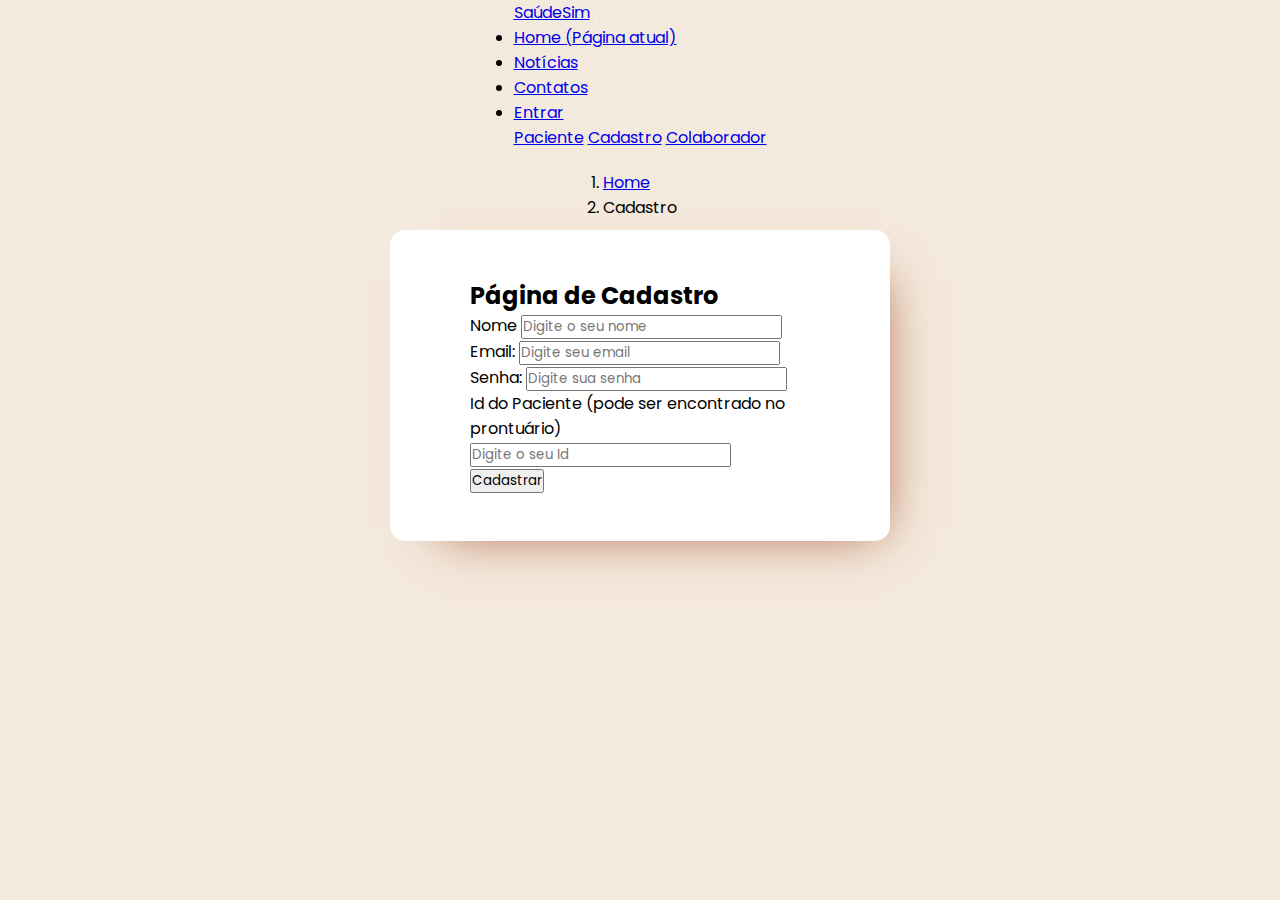
<file: cadastro.html>
<!DOCTYPE html>
<html lang="pt-br">
  <head>
    <!-- Meta tags Obrigatórias -->
    <meta charset="utf-8">
    <meta name="viewport" content="width=device-width, initial-scale=1, shrink-to-fit=no">
    <link rel="stylesheet" href="https://stackpath.bootstrapcdn.com/bootstrap/4.1.3/css/bootstrap.min.css" integrity="sha384-MCw98/SFnGE8fJT3GXwEOngsV7Zt27NXFoaoApmYm81iuXoPkFOJwJ8ERdknLPMO" crossorigin="anonymous">
    <link rel="stylesheet" href="css/style.css">
    <link rel="preconnect" href="https://fonts.googleapis.com">
    <link rel="preconnect" href="https://fonts.gstatic.com" crossorigin>
    <link href="https://fonts.googleapis.com/css2?family=Poppins:wght@300;400;500;600&family=Roboto:wght@700&display=swap" rel="stylesheet">   
    <title>SaúdeSim</title>
  </head>
  <body>
  <header>
      <!-- Barra de navegação -->
  <nav class="navbar navbar-expand-lg navbar-light bg-light">
    <a class="navbar-brand" href="index.html">SaúdeSim</a>
    <button class="navbar-toggler" type="button" data-toggle="collapse" data-target="#navbarNavDropdown" aria-controls="navbarNavDropdown" aria-expanded="false" aria-label="Alterna navegação">
      <span class="navbar-toggler-icon"></span>
    </button>
    <div class="collapse navbar-collapse" id="navbarNavDropdown">
      <ul class="navbar-nav">
        <li class="nav-item active">
          <a class="nav-link" href="index.html">Home <span class="sr-only">(Página atual)</span></a>
        </li>
        <li class="nav-item">
          <a class="nav-link" href="index.html#noticias">Notícias</a>
        </li>
        <li class="nav-item">
          <a class="nav-link" href="contatos.html">Contatos</a>
        </li>
        <li class="nav-item dropdown">
          <a class="nav-link dropdown-toggle" href="#" id="navbarDropdownMenuLink" role="button" data-toggle="dropdown" aria-haspopup="true" aria-expanded="false">
            Entrar
          </a>
          <div class="dropdown-menu" aria-labelledby="navbarDropdownMenuLink">
            <a class="dropdown-item" href="paciente.html">Paciente</a>
            <a class="dropdown-item" href="cadastro.html">Cadastro</a>
            <a class="dropdown-item" href="colaborador.html">Colaborador</a>
          </div>
        </li>
      </ul>
    </div>
  </nav>
  </header>

  <nav aria-label="breadcrumb" style="margin-top: 20px;">
    <ol class="breadcrumb">
      <li class="breadcrumb-item"><a href="index.html">Home</a></li>
      <li class="breadcrumb-item active" aria-current="page">Cadastro</li>
    </ol>
  </nav>

  <!-- Página de login -->
  <main class="container">
    <form class="login">
      <h2>Página de Cadastro</h2>
      <div class="form-group">
        <label for="text">Nome</label>
        <input type="text" class="form-control" id="name" placeholder="Digite o seu nome">
      </div>
      <div class="form-group">
        <label for="email">Email:</label>
        <input type="email" class="form-control" id="email" placeholder="Digite seu email">
      </div>
      <div class="form-group">
        <label for="password">Senha:</label>
        <input type="password" class="form-control" id="password" placeholder="Digite sua senha">
      </div>
      <div class="form-group">
        <label for="text">Id do Paciente (pode ser encontrado no prontuário)</label>
        <input type="text" class="form-control" id="id" placeholder="Digite o seu Id">
      </div>

      <button type="submit" class="btn btn-primary">Cadastrar</button>
    </form>
  </main>

    <script src="https://code.jquery.com/jquery-3.3.1.slim.min.js" integrity="sha384-q8i/X+965DzO0rT7abK41JStQIAqVgRVzpbzo5smXKp4YfRvH+8abtTE1Pi6jizo" crossorigin="anonymous"></script>
    <script src="https://cdnjs.cloudflare.com/ajax/libs/popper.js/1.14.3/umd/popper.min.js" integrity="sha384-ZMP7rVo3mIykV+2+9J3UJ46jBk0WLaUAdn689aCwoqbBJiSnjAK/l8WvCWPIPm49" crossorigin="anonymous"></script>
    <script src="https://stackpath.bootstrapcdn.com/bootstrap/4.1.3/js/bootstrap.min.js" integrity="sha384-ChfqqxuZUCnJSK3+MXmPNIyE6ZbWh2IMqE241rYiqJxyMiZ6OW/JmZQ5stwEULTy" crossorigin="anonymous"></script>
  </body>
</html>
</file>
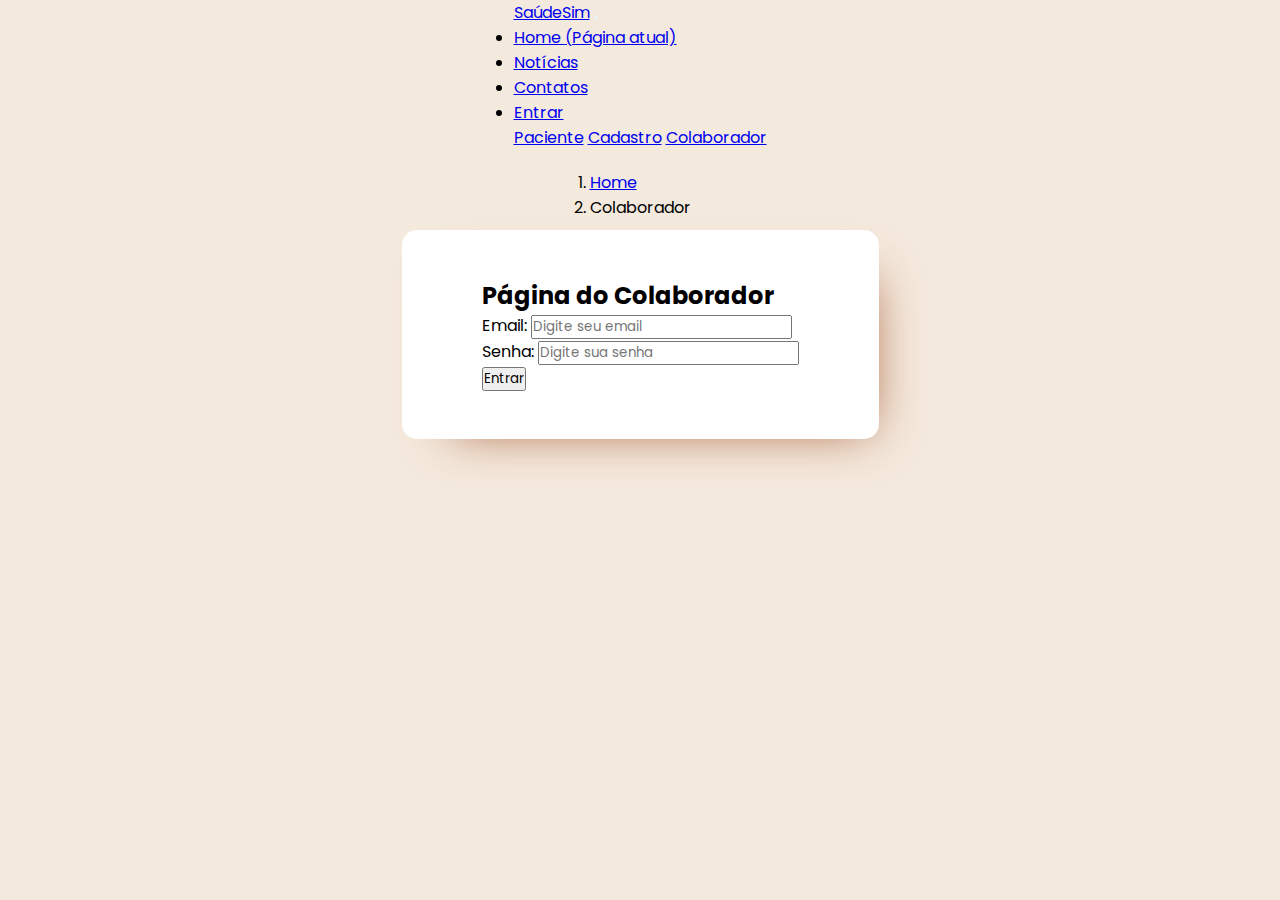
<file: colaborador.html>
<!DOCTYPE html>
<html lang="pt-br">
  <head>
    <!-- Meta tags Obrigatórias -->
    <meta charset="utf-8">
    <meta name="viewport" content="width=device-width, initial-scale=1, shrink-to-fit=no">
    <link rel="stylesheet" href="https://stackpath.bootstrapcdn.com/bootstrap/4.1.3/css/bootstrap.min.css" integrity="sha384-MCw98/SFnGE8fJT3GXwEOngsV7Zt27NXFoaoApmYm81iuXoPkFOJwJ8ERdknLPMO" crossorigin="anonymous">
    <link rel="stylesheet" href="css/style.css">
    <link rel="preconnect" href="https://fonts.googleapis.com">
    <link rel="preconnect" href="https://fonts.gstatic.com" crossorigin>
    <link href="https://fonts.googleapis.com/css2?family=Poppins:wght@300;400;500;600&family=Roboto:wght@700&display=swap" rel="stylesheet">   
    <title>SaúdeSim</title>
  </head>
  <body>
  <header>
      <!-- Barra de navegação -->
  <nav class="navbar navbar-expand-lg navbar-light bg-light">
    <a class="navbar-brand" href="index.html">SaúdeSim</a>
    <button class="navbar-toggler" type="button" data-toggle="collapse" data-target="#navbarNavDropdown" aria-controls="navbarNavDropdown" aria-expanded="false" aria-label="Alterna navegação">
      <span class="navbar-toggler-icon"></span>
    </button>
    <div class="collapse navbar-collapse" id="navbarNavDropdown">
      <ul class="navbar-nav">
        <li class="nav-item active">
          <a class="nav-link" href="index.html">Home <span class="sr-only">(Página atual)</span></a>
        </li>
        <li class="nav-item">
          <a class="nav-link" href="index.html#noticias">Notícias</a>
        </li>
        <li class="nav-item">
          <a class="nav-link" href="contatos.html">Contatos</a>
        </li>
        <li class="nav-item dropdown">
          <a class="nav-link dropdown-toggle" href="#" id="navbarDropdownMenuLink" role="button" data-toggle="dropdown" aria-haspopup="true" aria-expanded="false">
            Entrar
          </a>
          <div class="dropdown-menu" aria-labelledby="navbarDropdownMenuLink">
            <a class="dropdown-item" href="paciente.html">Paciente</a>
            <a class="dropdown-item" href="cadastro.html">Cadastro</a>
            <a class="dropdown-item" href="colaborador.html">Colaborador</a>
          </div>
        </li>
      </ul>
    </div>
  </nav>
  </header>

  <nav aria-label="breadcrumb" style="margin-top: 20px;">
    <ol class="breadcrumb">
      <li class="breadcrumb-item"><a href="index.html">Home</a></li>
      <li class="breadcrumb-item active" aria-current="page">Colaborador</li>
    </ol>
  </nav>

  <!-- Página de login -->
  <main class="container">
    <form class="login">
      <h2>Página do Colaborador</h2>
      <div class="form-group">
        <label for="email">Email:</label>
        <input type="email" class="form-control" id="email" placeholder="Digite seu email">
      </div>
      <div class="form-group">
        <label for="password">Senha:</label>
        <input type="password" class="form-control" id="password" placeholder="Digite sua senha">
      </div>
      <button type="submit" class="btn btn-primary">Entrar</button>
    </form>
  </main>

    <script src="https://code.jquery.com/jquery-3.3.1.slim.min.js" integrity="sha384-q8i/X+965DzO0rT7abK41JStQIAqVgRVzpbzo5smXKp4YfRvH+8abtTE1Pi6jizo" crossorigin="anonymous"></script>
    <script src="https://cdnjs.cloudflare.com/ajax/libs/popper.js/1.14.3/umd/popper.min.js" integrity="sha384-ZMP7rVo3mIykV+2+9J3UJ46jBk0WLaUAdn689aCwoqbBJiSnjAK/l8WvCWPIPm49" crossorigin="anonymous"></script>
    <script src="https://stackpath.bootstrapcdn.com/bootstrap/4.1.3/js/bootstrap.min.js" integrity="sha384-ChfqqxuZUCnJSK3+MXmPNIyE6ZbWh2IMqE241rYiqJxyMiZ6OW/JmZQ5stwEULTy" crossorigin="anonymous"></script>
  </body>
</html>
</file>
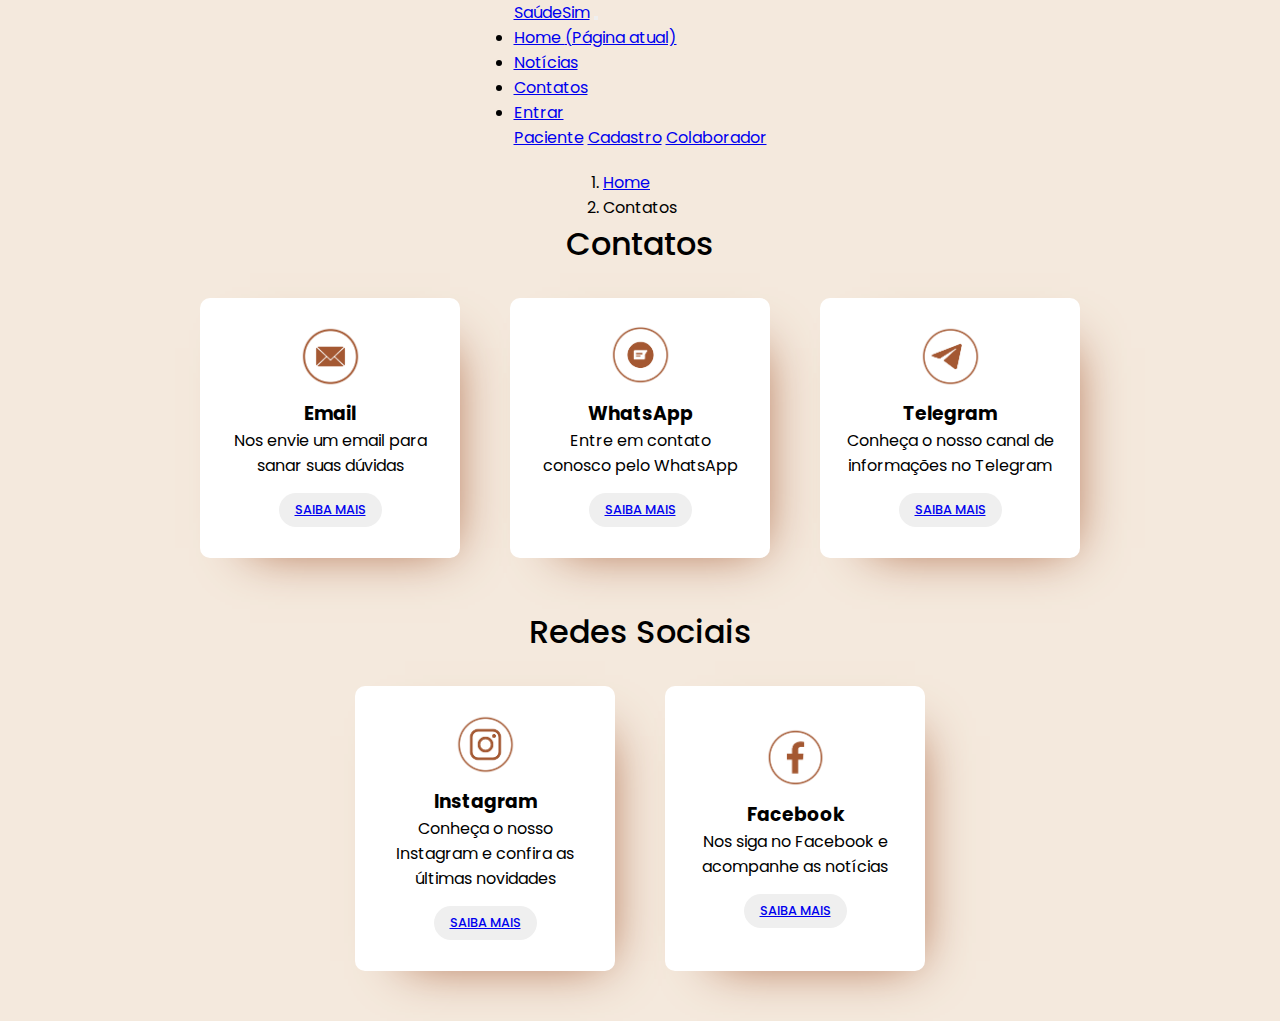
<file: contatos.html>
<!DOCTYPE html>
<html lang="pt-br">
  <head>
    <!-- Meta tags Obrigatórias -->
    <meta charset="utf-8">
    <meta name="viewport" content="width=device-width, initial-scale=1, shrink-to-fit=no">
    <link rel="stylesheet" href="https://stackpath.bootstrapcdn.com/bootstrap/4.1.3/css/bootstrap.min.css" integrity="sha384-MCw98/SFnGE8fJT3GXwEOngsV7Zt27NXFoaoApmYm81iuXoPkFOJwJ8ERdknLPMO" crossorigin="anonymous">
    <link rel="stylesheet" href="css/style.css">
    <link rel="preconnect" href="https://fonts.googleapis.com">
    <link rel="preconnect" href="https://fonts.gstatic.com" crossorigin>
    <link href="https://fonts.googleapis.com/css2?family=Poppins:wght@300;400;500;600&family=Roboto:wght@700&display=swap" rel="stylesheet">   
    <title>SaúdeSim</title>
  </head>
  <body>
  <header>
      <!-- Barra de navegação -->
  <nav class="navbar navbar-expand-lg navbar-light bg-light">
    <a class="navbar-brand" href="index.html">SaúdeSim</a>
    <button class="navbar-toggler" type="button" data-toggle="collapse" data-target="#navbarNavDropdown" aria-controls="navbarNavDropdown" aria-expanded="false" aria-label="Alterna navegação">
      <span class="navbar-toggler-icon"></span>
    </button>
    <div class="collapse navbar-collapse" id="navbarNavDropdown">
      <ul class="navbar-nav">
        <li class="nav-item active">
          <a class="nav-link" href="index.html">Home <span class="sr-only">(Página atual)</span></a>
        </li>
        <li class="nav-item">
          <a class="nav-link" href="index.html#noticias">Notícias</a>
        </li>
        <li class="nav-item">
          <a class="nav-link" href="contatos.html">Contatos</a>
        </li>
        <li class="nav-item dropdown">
          <a class="nav-link dropdown-toggle" href="#" id="navbarDropdownMenuLink" role="button" data-toggle="dropdown" aria-haspopup="true" aria-expanded="false">
            Entrar
          </a>
          <div class="dropdown-menu" aria-labelledby="navbarDropdownMenuLink">
            <a class="dropdown-item" href="paciente.html">Paciente</a>
            <a class="dropdown-item" href="cadastro.html">Cadastro</a>
            <a class="dropdown-item" href="colaborador.html">Colaborador</a>
          </div>
        </li>
      </ul>
    </div>
  </nav>
  </header>

  <nav aria-label="breadcrumb" style="margin-top: 20px;">
    <ol class="breadcrumb">
      <li class="breadcrumb-item"><a href="index.html">Home</a></li>
      <li class="breadcrumb-item active" aria-current="page">Contatos</li>
    </ol>
  </nav>

  <!--cards-->
  <h1 style="margin-top: 0px;">Contatos</h1>
  <main class="cards" style="margin-top: -20px;">
    <section class="cards" id="contatos">
      <div class="icon">
        <img src="img/email.png" alt="email">
      </div>
        <h3>Email</h3>
        <span>Nos envie um email para sanar suas dúvidas</span>
        <button>
          <a href="#">Saiba Mais
        </a></button>
    </section>
    <section class="cards">
      <div class="icon">
        <img src="img/whats.png" alt="whats">
      </div>
        <h3>WhatsApp</h3>
        <span>Entre em contato conosco pelo WhatsApp</span>
        <button>
          <a href="#">Saiba Mais
          </a></button>
    </section>
    <section class="cards">
      <div class="icon">
        <img src="img/telegram.png" alt="telegram">
      </div>
        <h3>Telegram</h3>
        <span>Conheça o nosso canal de informações no Telegram</span>
        <button>
          <a href="#">Saiba Mais
          </a></button>
    </section>
  </main>

  <h1>Redes Sociais</h1>
  <main class="cards" style="margin-top: -20px;">
    <section class="cards" id="redessociais">
      <div class="icon">
        <img src="img/instagram.png" alt="email">
      </div>
        <h3>Instagram</h3>
        <span>Conheça o nosso Instagram e confira as últimas novidades</span>
        <button>
          <a href="#">Saiba Mais
        </a></button>
    </section>
    <section class="cards">
      <div class="icon">
        <img src="img/facebook.png" alt="whats">
      </div>
        <h3>Facebook</h3>
        <span>Nos siga no Facebook e acompanhe as notícias</span>
        <button>
          <a href="#">Saiba Mais
          </a></button>
    </section>
  </main>

    <script src="https://code.jquery.com/jquery-3.3.1.slim.min.js" integrity="sha384-q8i/X+965DzO0rT7abK41JStQIAqVgRVzpbzo5smXKp4YfRvH+8abtTE1Pi6jizo" crossorigin="anonymous"></script>
    <script src="https://cdnjs.cloudflare.com/ajax/libs/popper.js/1.14.3/umd/popper.min.js" integrity="sha384-ZMP7rVo3mIykV+2+9J3UJ46jBk0WLaUAdn689aCwoqbBJiSnjAK/l8WvCWPIPm49" crossorigin="anonymous"></script>
    <script src="https://stackpath.bootstrapcdn.com/bootstrap/4.1.3/js/bootstrap.min.js" integrity="sha384-ChfqqxuZUCnJSK3+MXmPNIyE6ZbWh2IMqE241rYiqJxyMiZ6OW/JmZQ5stwEULTy" crossorigin="anonymous"></script>
  </body>
</html>
</file>
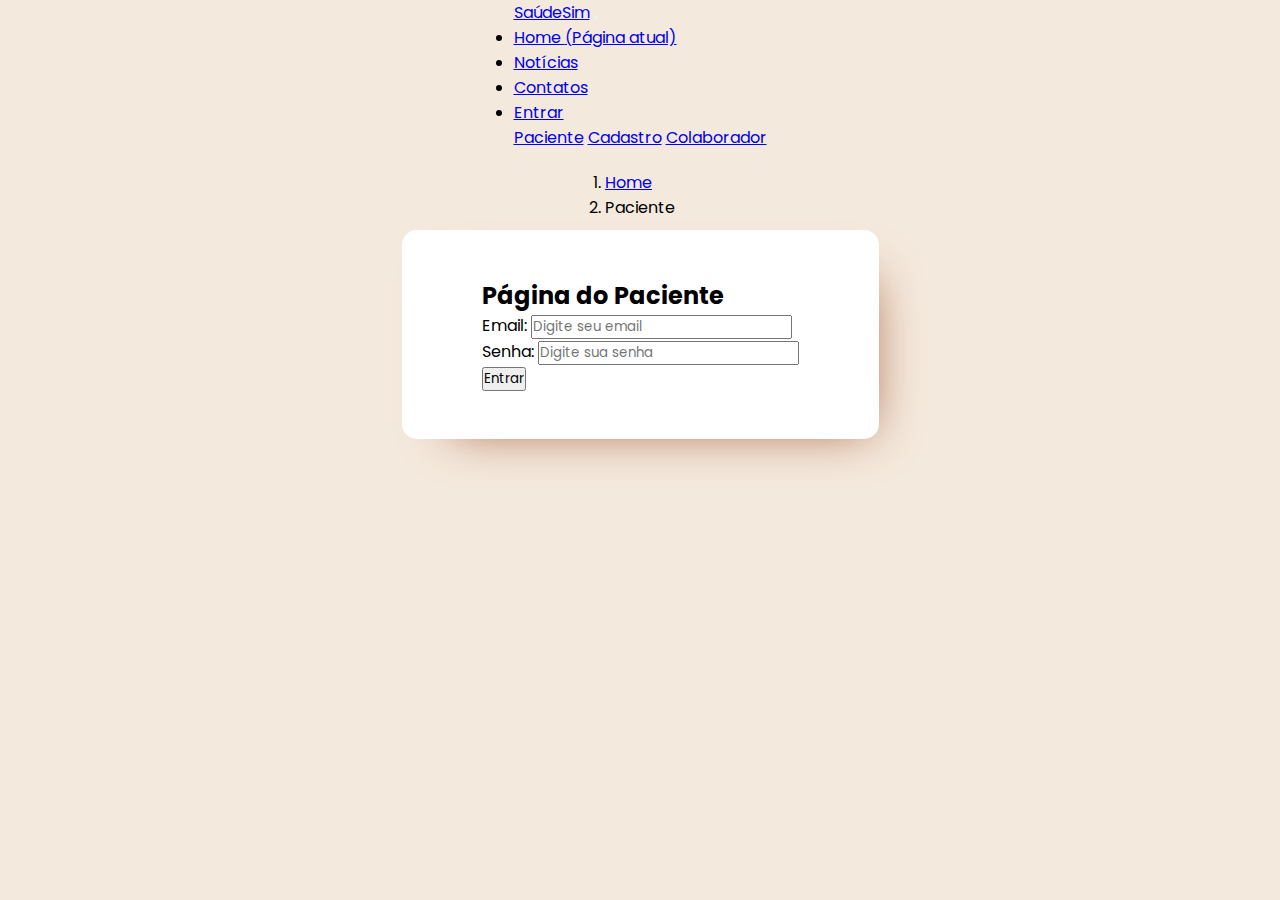
<file: paciente.html>
<!DOCTYPE html>
<html lang="pt-br">
  <head>
    <!-- Meta tags Obrigatórias -->
    <meta charset="utf-8">
    <meta name="viewport" content="width=device-width, initial-scale=1, shrink-to-fit=no">
    <link rel="stylesheet" href="https://stackpath.bootstrapcdn.com/bootstrap/4.1.3/css/bootstrap.min.css" integrity="sha384-MCw98/SFnGE8fJT3GXwEOngsV7Zt27NXFoaoApmYm81iuXoPkFOJwJ8ERdknLPMO" crossorigin="anonymous">
    <link rel="stylesheet" href="css/style.css">
    <link rel="preconnect" href="https://fonts.googleapis.com">
    <link rel="preconnect" href="https://fonts.gstatic.com" crossorigin>
    <link href="https://fonts.googleapis.com/css2?family=Poppins:wght@300;400;500;600&family=Roboto:wght@700&display=swap" rel="stylesheet">   
    <title>SaúdeSim</title>
  </head>
  <body>
  <header>
      <!-- Barra de navegação -->
  <nav class="navbar navbar-expand-lg navbar-light bg-light">
    <a class="navbar-brand" href="index.html">SaúdeSim</a>
    <button class="navbar-toggler" type="button" data-toggle="collapse" data-target="#navbarNavDropdown" aria-controls="navbarNavDropdown" aria-expanded="false" aria-label="Alterna navegação">
      <span class="navbar-toggler-icon"></span>
    </button>
    <div class="collapse navbar-collapse" id="navbarNavDropdown">
      <ul class="navbar-nav">
        <li class="nav-item active">
          <a class="nav-link" href="index.html">Home <span class="sr-only">(Página atual)</span></a>
        </li>
        <li class="nav-item">
          <a class="nav-link" href="index.html#noticias">Notícias</a>
        </li>
        <li class="nav-item">
          <a class="nav-link" href="contatos.html">Contatos</a>
        </li>
        <li class="nav-item dropdown">
          <a class="nav-link dropdown-toggle" href="#" id="navbarDropdownMenuLink" role="button" data-toggle="dropdown" aria-haspopup="true" aria-expanded="false">
            Entrar
          </a>
          <div class="dropdown-menu" aria-labelledby="navbarDropdownMenuLink">
            <a class="dropdown-item" href="paciente.html">Paciente</a>
            <a class="dropdown-item" href="cadastro.html">Cadastro</a>
            <a class="dropdown-item" href="colaborador.html">Colaborador</a>
          </div>
        </li>
      </ul>
    </div>
  </nav>
  </header>

  <nav aria-label="breadcrumb" style="margin-top: 20px;">
    <ol class="breadcrumb">
      <li class="breadcrumb-item"><a href="index.html">Home</a></li>
      <li class="breadcrumb-item active" aria-current="page">Paciente</li>
    </ol>
  </nav>

  <!-- Página de login -->
  <main class="container">
    <form class="login">
      <h2>Página do Paciente</h2>
      <div class="form-group">
        <label for="email">Email:</label>
        <input type="email" class="form-control" id="email" placeholder="Digite seu email">
      </div>
      <div class="form-group">
        <label for="password">Senha:</label>
        <input type="password" class="form-control" id="password" placeholder="Digite sua senha">
      </div>
      <button type="submit" class="btn btn-primary">Entrar</button>
    </form>
  </main>

    <script src="https://code.jquery.com/jquery-3.3.1.slim.min.js" integrity="sha384-q8i/X+965DzO0rT7abK41JStQIAqVgRVzpbzo5smXKp4YfRvH+8abtTE1Pi6jizo" crossorigin="anonymous"></script>
    <script src="https://cdnjs.cloudflare.com/ajax/libs/popper.js/1.14.3/umd/popper.min.js" integrity="sha384-ZMP7rVo3mIykV+2+9J3UJ46jBk0WLaUAdn689aCwoqbBJiSnjAK/l8WvCWPIPm49" crossorigin="anonymous"></script>
    <script src="https://stackpath.bootstrapcdn.com/bootstrap/4.1.3/js/bootstrap.min.js" integrity="sha384-ChfqqxuZUCnJSK3+MXmPNIyE6ZbWh2IMqE241rYiqJxyMiZ6OW/JmZQ5stwEULTy" crossorigin="anonymous"></script>
  </body>
</html>
</file>
<file: css/style.css>
* {
    margin: 0;
    padding: 0;
    box-sizing: border-box;
    justify-content: center;
    font-family: "Poppins", sans-serif;
    scroll-behavior: smooth;
}

body {
    height: 100%;
    width: 100%;
    background: #F4E9DD;
    display: flex;
    flex-direction: column;
    justify-content: center;
    align-items: center;
    overflow-x: hidden;
}

main.noticia {
    display: flex;
}

main.noticia section.noticia {
    align-items: center;
    text-align: center;
    background: #FFFFFF;
    margin: 30px;
    border-radius: 10px;
}

.noticia-img-top {
    width: 100%;
    border-radius: 10px;
    border-bottom-left-radius: 0;
    border-bottom-right-radius: 0;
}

.noticia-body h5 {
    margin: 10px;
    font-weight: 500;
}

.noticia-body p {
    margin: 10px;
}

main.noticia button {
    padding: 0.7rem 2rem;
    text-transform: uppercase;
    border-radius: 30px;
    border: 0;
    cursor: pointer;
    font-size: 80%;
    margin: 15px;
    font-weight: 500;
}

main.cards {
    display: flex;
    padding: 50px;
}

main.cards section.cards {
    display: flex;
    flex-direction: column;
    align-items: center;
    text-align: center;
    background: #FFFFFF;
    padding: 1rem 1.5rem;
    border-radius: 10px;
    max-width: 260px;
    margin-left: 50px;
    box-shadow: 20px 20px 50px -30px #A45832;
}

main.cards section.cards:first-child{
    margin-left: 0;
}

main.cards section.cards .icon {
    width: 65px;
    height: 65px;
    margin: 10px;
}

main.cards section.cards img {
    width: 100%;
}

main.cards section.cards button {
    padding: 0.5rem 1rem;
    text-transform: uppercase;
    border-radius: 30px;
    border: 0;
    cursor: pointer;
    font-size: 80%;
    margin: 15px;
    font-weight: 500;
}

iframe {
    margin-bottom: 40px;
    border-radius: 10px;
    box-shadow: 20px 20px 50px -30px #A45832;
}

main.container {
    display: flex;
    flex-direction: column;
    justify-content: center;
    align-items: center;
    background: #FFFFFF;
    margin-top: 10px;
    border-radius: 15px;
    box-shadow: 20px 20px 50px -30px #A45832;
    max-width: 500px;
    padding: 3rem 5rem;

}

h1 {
    font-size: 200%;
    font-weight: 500;
}
</file>
